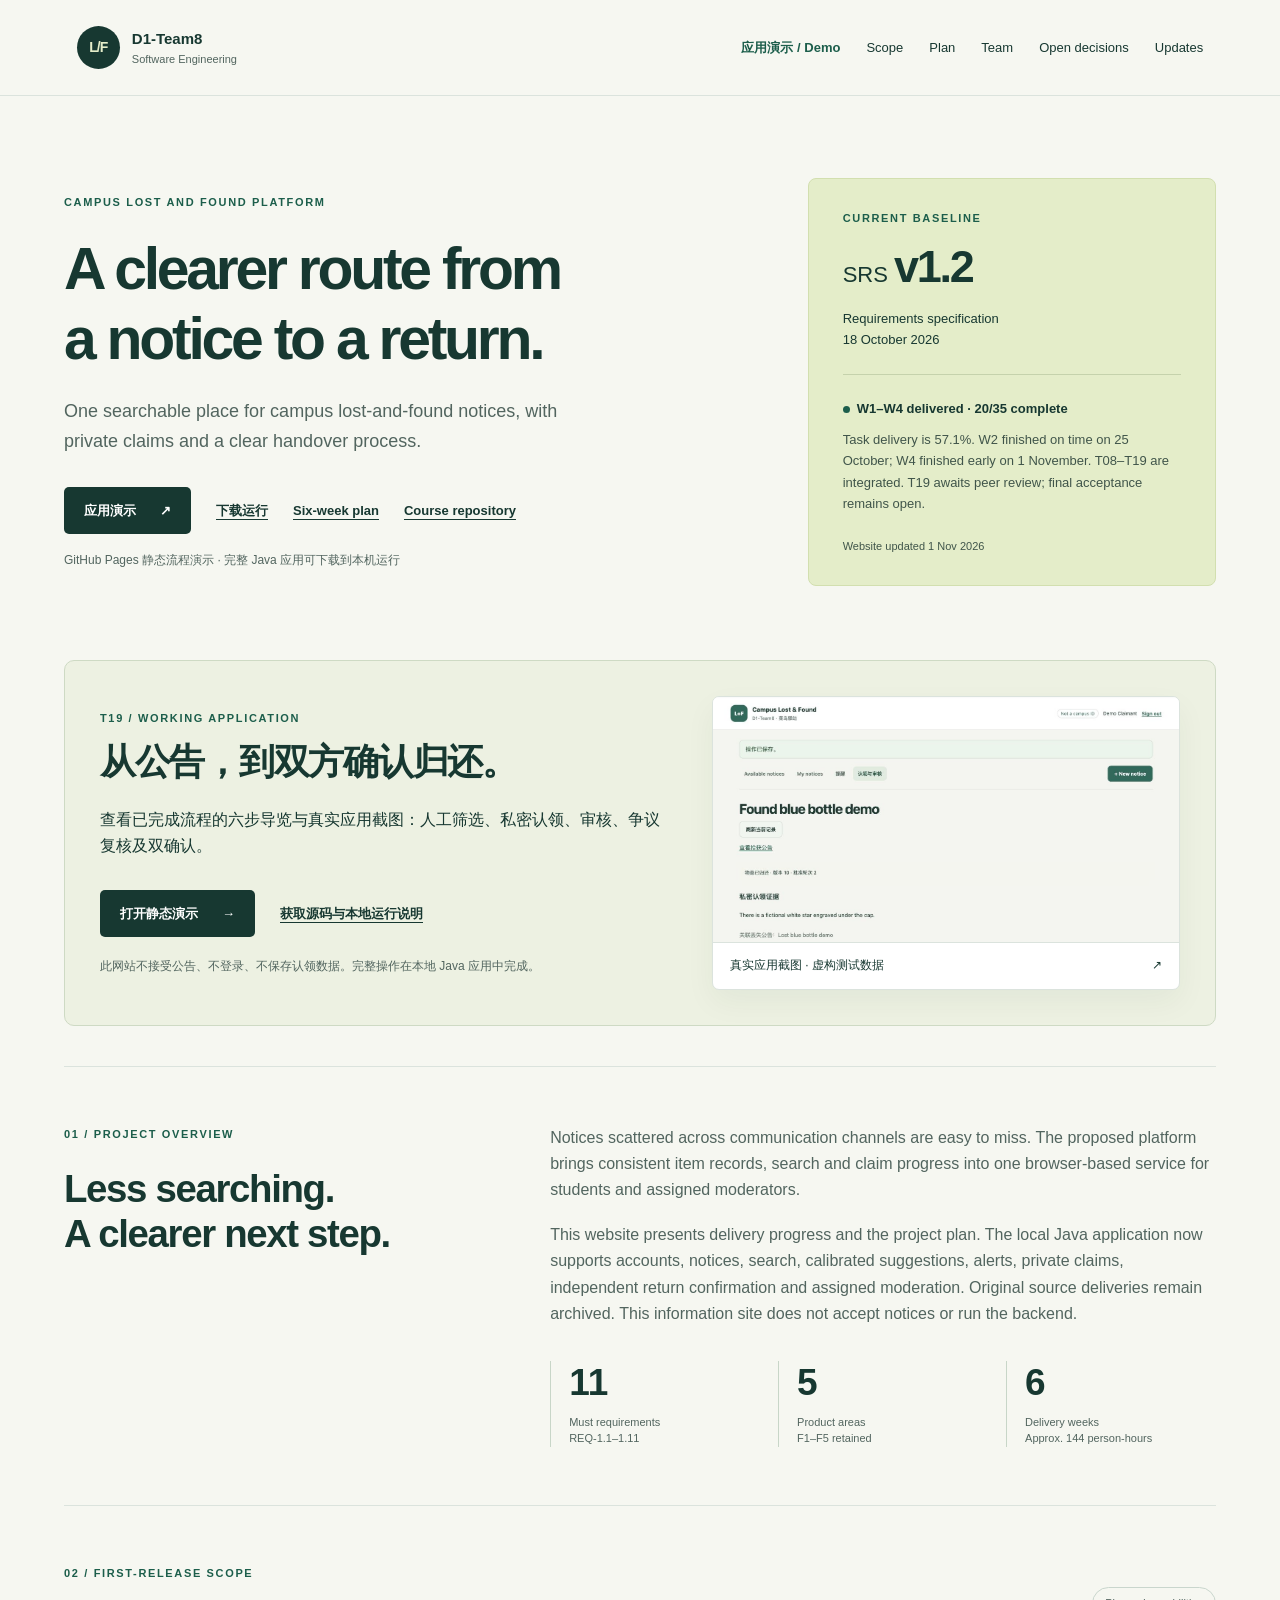
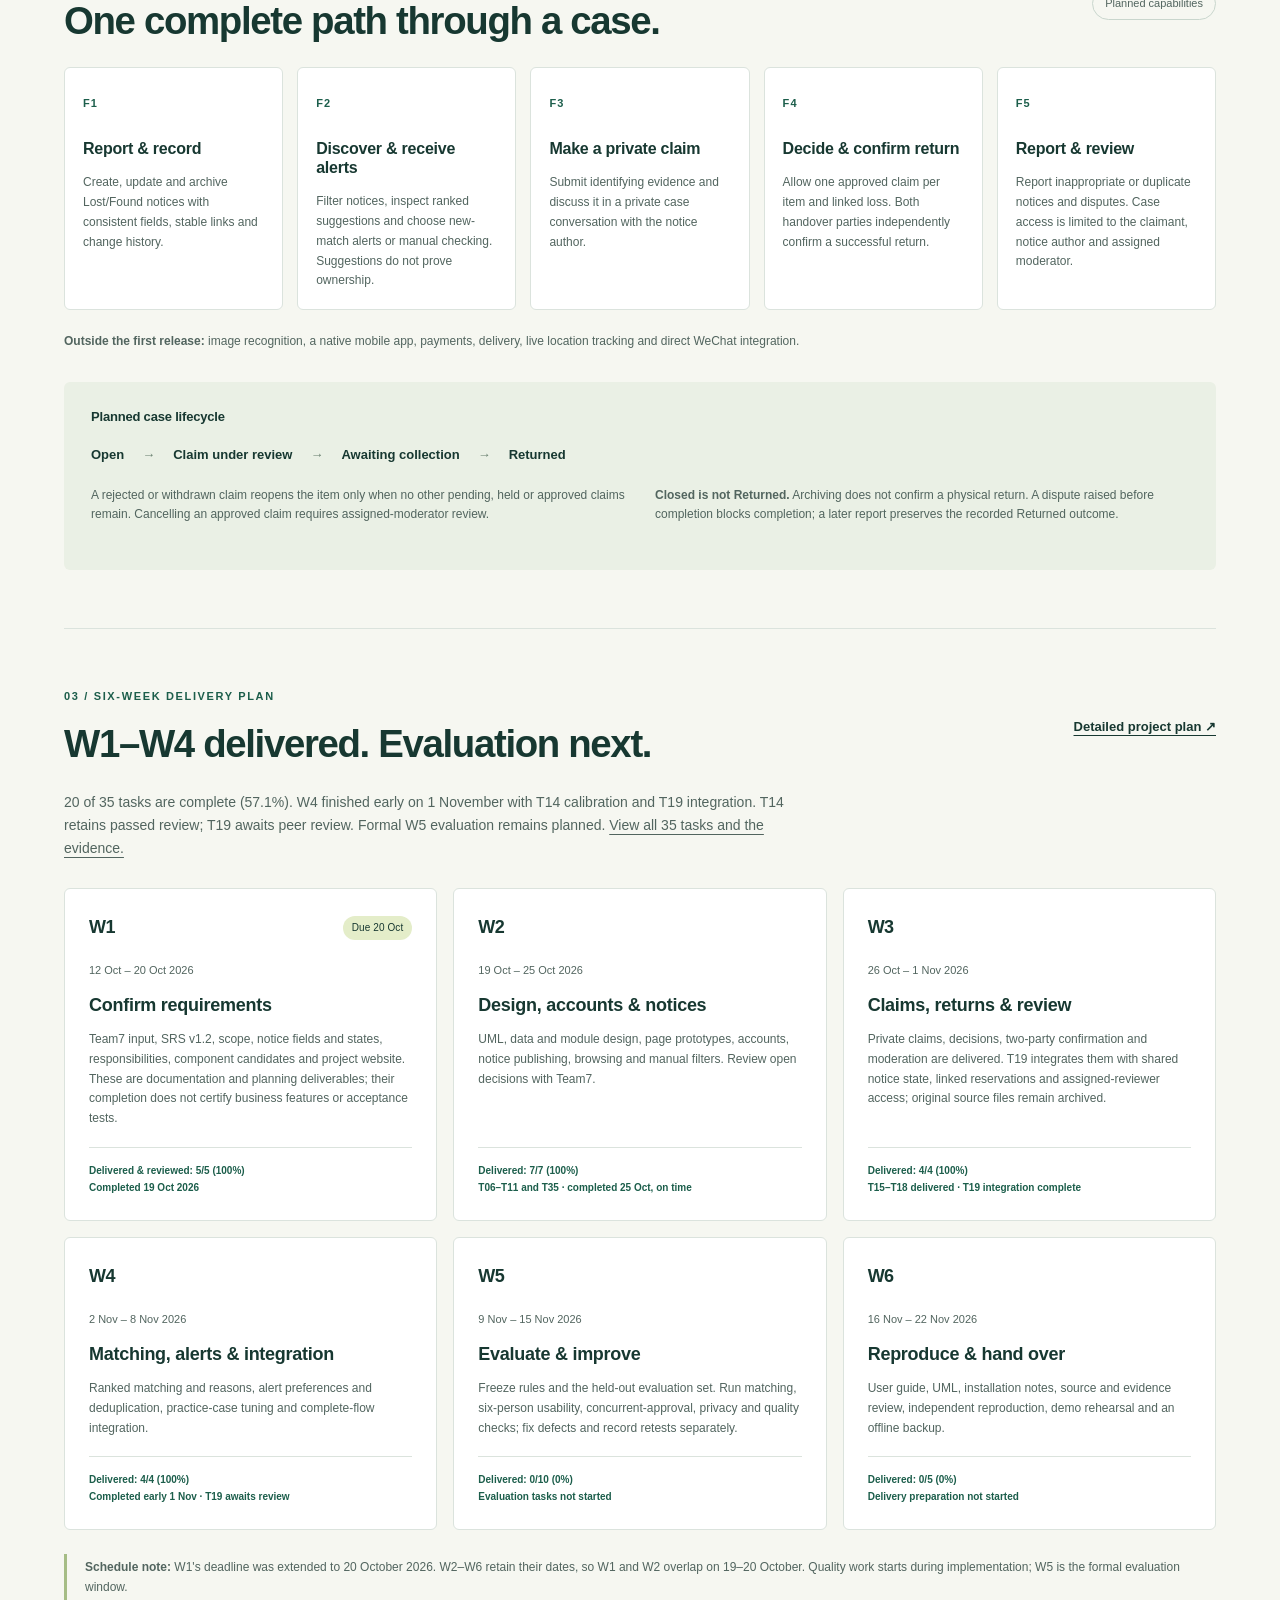
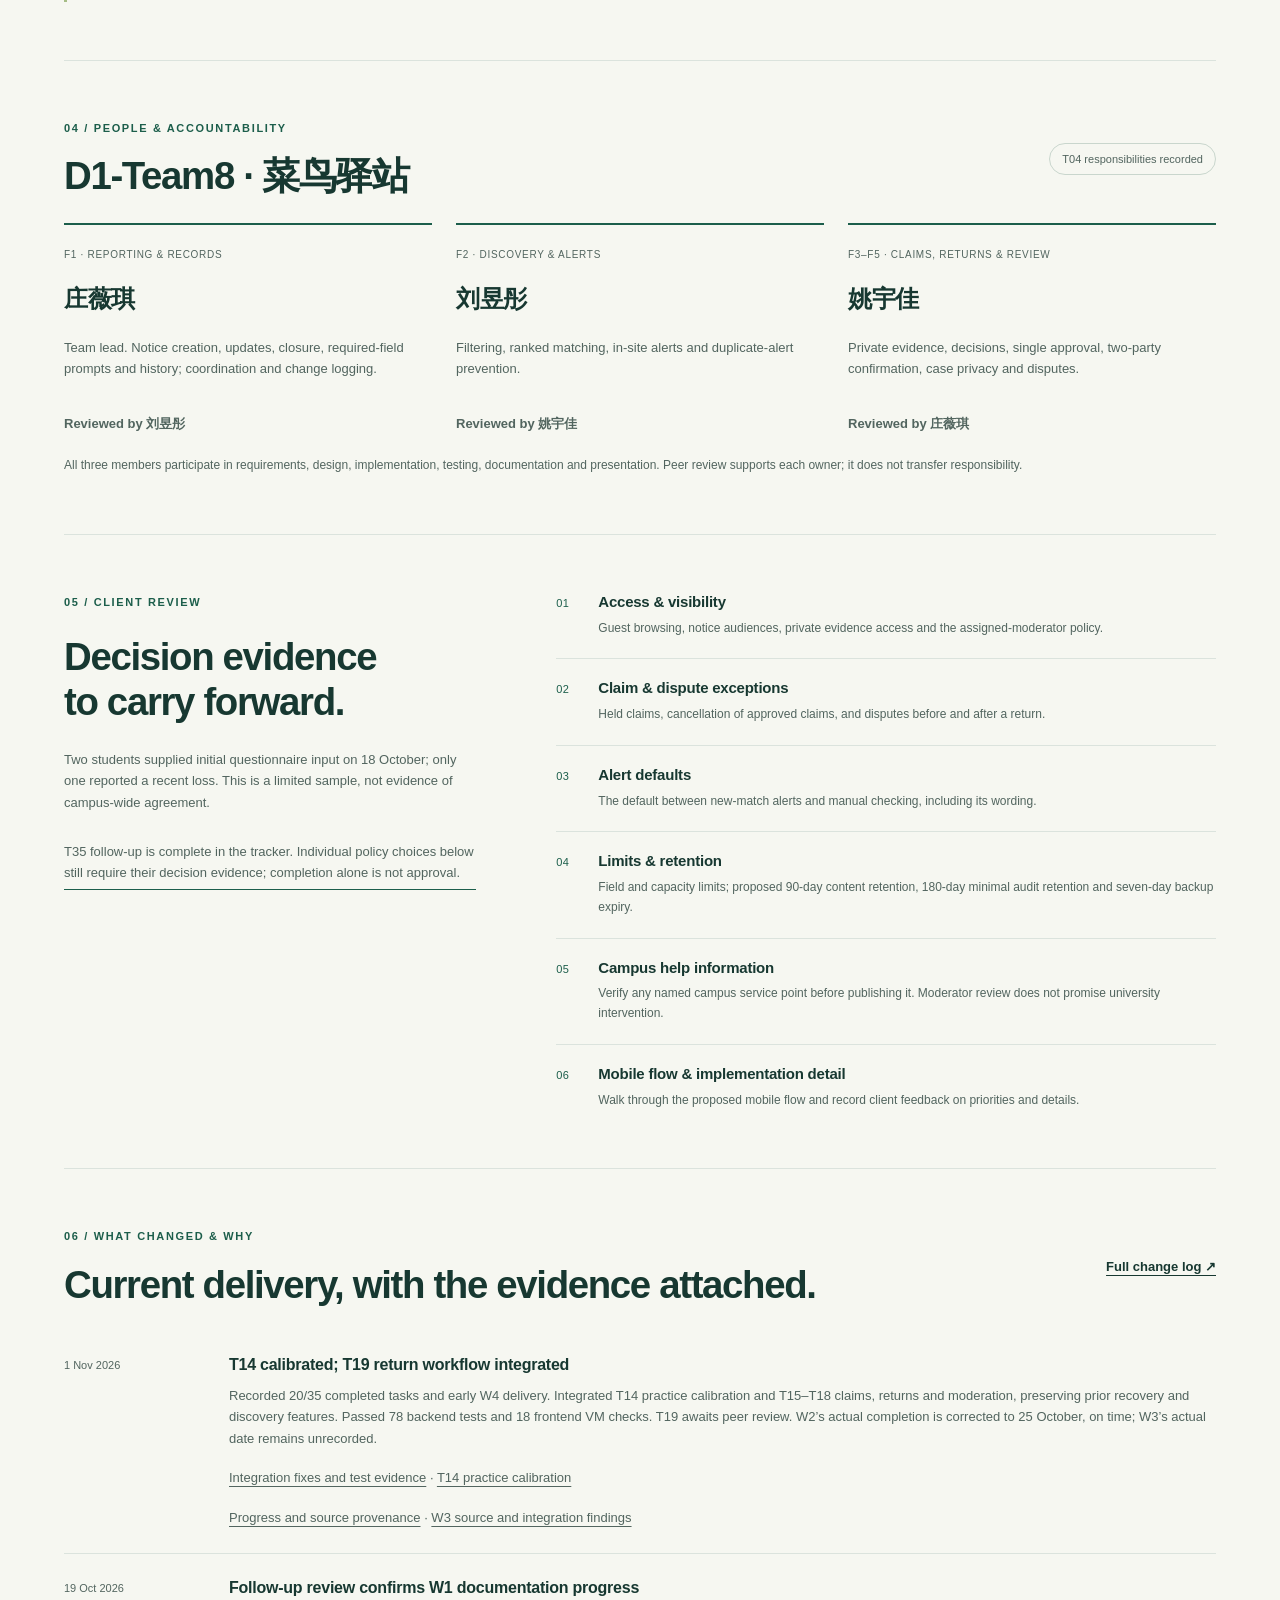
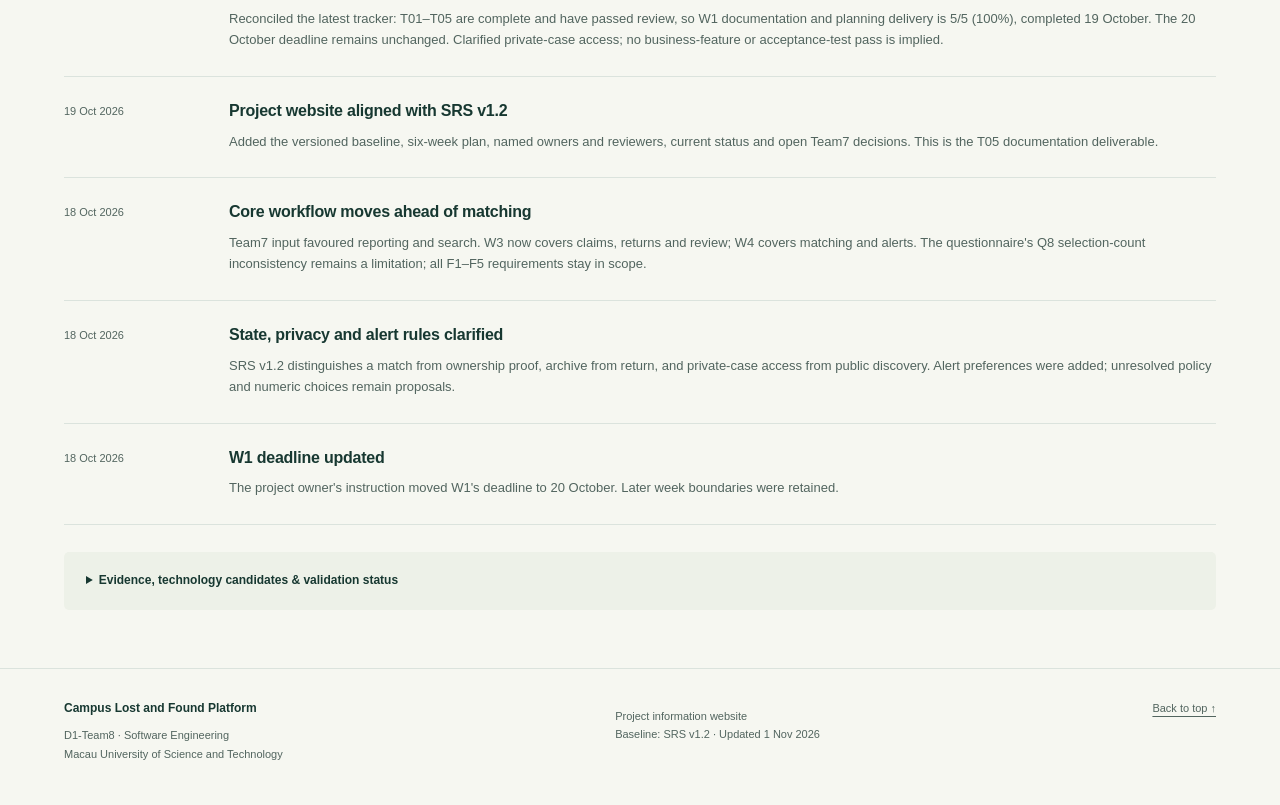
<file: index.html>
<!DOCTYPE html>
<html lang="en">
<head>
  <meta charset="utf-8">
  <meta name="viewport" content="width=device-width, initial-scale=1">
  <meta name="description" content="D1-Team8's Campus Lost and Found Platform: requirements baseline, six-week delivery plan, team responsibilities and open decisions.">
  <title>Campus Lost and Found Platform · D1-Team8</title>
  <link rel="stylesheet" href="styles.css">
  <link rel="stylesheet" href="demo.css">
</head>
<body>
  <a class="skip-link" href="#main">Skip to content</a>
  <header class="site-header">
    <a class="brand" href="#top"><span class="brand-mark" aria-hidden="true">L/F</span><span>D1-Team8<span class="brand-sub">Software Engineering</span></span></a>
    <nav aria-label="Main navigation">
      <a class="demo-nav-link" href="demo.html">应用演示 / Demo</a><a href="#scope">Scope</a><a href="#plan">Plan</a><a href="#team">Team</a><a href="#decisions">Open decisions</a><a href="#updates">Updates</a>
    </nav>
  </header>
  <main id="main">
    <div class="hero" id="top">
      <div class="hero-copy">
        <p class="eyebrow">Campus Lost and Found Platform</p>
        <h1>A clearer route from<br>a notice to a return.</h1>
        <p class="lead">One searchable place for campus lost-and-found notices, with private claims and a clear handover process.</p>
        <div class="hero-actions"><a class="button" href="demo.html" lang="zh-Hans">应用演示 <span aria-hidden="true">↗</span></a><a class="text-link" href="demo.html#run" lang="zh-Hans">下载运行</a><a class="text-link" href="#plan">Six-week plan</a><a class="text-link" href="https://github.com/MUST-Workspace/D1-team8-project">Course repository</a></div><p class="hero-demo-note" lang="zh-Hans">GitHub Pages 静态流程演示 · 完整 Java 应用可下载到本机运行</p>
      </div>
      <aside class="baseline" aria-labelledby="baseline-title">
        <p class="eyebrow" id="baseline-title">Current baseline</p>
        <p class="version">SRS <strong>v1.2</strong></p>
        <p>Requirements specification<br><time datetime="2026-10-18">18 October 2026</time></p>
        <div class="baseline-divider"></div>
        <p class="status"><span class="status-dot" aria-hidden="true"></span>W1–W4 delivered · 20/35 complete</p>
        <p class="small">Task delivery is 57.1%. W2 finished on time on 25 October; W4 finished early on 1 November. T08–T19 are integrated. T19 awaits peer review; final acceptance remains open.</p>
        <p class="updated">Website updated <time datetime="2026-11-01">1 Nov 2026</time></p>
      </aside>
    </div>
    <section class="demo-launch" aria-labelledby="demo-launch-title" lang="zh-Hans">
      <div><p class="eyebrow">T19 / Working application</p><h2 id="demo-launch-title">从公告，到双方确认归还。</h2><p>查看已完成流程的六步导览与真实应用截图：人工筛选、私密认领、审核、争议复核及双确认。</p><div class="hero-actions"><a class="button" href="demo.html">打开静态演示 <span aria-hidden="true">→</span></a><a class="text-link" href="demo.html#run">获取源码与本地运行说明</a></div><p class="small">此网站不接受公告、不登录、不保存认领数据。完整操作在本地 Java 应用中完成。</p></div>
      <a class="launch-preview" href="demo.html#screenshots" aria-label="查看本地应用真实截图"><img src="assets/demo/return-completed.jpg" alt="本地应用使用虚构测试数据完成归还，双方已分别确认。" width="1265" height="2276"><span>真实应用截图 · 虚构测试数据 <span aria-hidden="true">↗</span></span></a>
    </section>
    <section class="section overview" aria-labelledby="overview-title">
      <div><p class="eyebrow">01 / Project overview</p><h2 id="overview-title">Less searching.<br> A clearer next step.</h2></div>
      <div class="section-body"><p>Notices scattered across communication channels are easy to miss. The proposed platform brings consistent item records, search and claim progress into one browser-based service for students and assigned moderators.</p><p>This website presents delivery progress and the project plan. The local Java application now supports accounts, notices, search, calibrated suggestions, alerts, private claims, independent return confirmation and assigned moderation. Original source deliveries remain archived. This information site does not accept notices or run the backend.</p><div class="facts"><div><strong>11</strong><span>Must requirements<br>REQ-1.1–1.11</span></div><div><strong>5</strong><span>Product areas<br>F1–F5 retained</span></div><div><strong>6</strong><span>Delivery weeks<br>Approx. 144 person-hours</span></div></div></div>
    </section>
    <section class="section" id="scope" aria-labelledby="scope-title">
      <div class="section-heading"><div><p class="eyebrow">02 / First-release scope</p><h2 id="scope-title">One complete path through a case.</h2></div><span class="label">Planned capabilities</span></div>
      <div class="feature-grid">
        <article class="feature"><span class="feature-code">F1</span><h3>Report &amp; record</h3><p>Create, update and archive Lost/Found notices with consistent fields, stable links and change history.</p></article>
        <article class="feature"><span class="feature-code">F2</span><h3>Discover &amp; receive alerts</h3><p>Filter notices, inspect ranked suggestions and choose new-match alerts or manual checking. Suggestions do not prove ownership.</p></article>
        <article class="feature"><span class="feature-code">F3</span><h3>Make a private claim</h3><p>Submit identifying evidence and discuss it in a private case conversation with the notice author.</p></article>
        <article class="feature"><span class="feature-code">F4</span><h3>Decide &amp; confirm return</h3><p>Allow one approved claim per item and linked loss. Both handover parties independently confirm a successful return.</p></article>
        <article class="feature"><span class="feature-code">F5</span><h3>Report &amp; review</h3><p>Report inappropriate or duplicate notices and disputes. Case access is limited to the claimant, notice author and assigned moderator.</p></article>
      </div>
      <p class="scope-note"><strong>Outside the first release:</strong> image recognition, a native mobile app, payments, delivery, live location tracking and direct WeChat integration.</p>
      <div class="workflow" aria-labelledby="workflow-title"><h3 id="workflow-title">Planned case lifecycle</h3><ol><li>Open</li><li>Claim under review</li><li>Awaiting collection</li><li>Returned</li></ol><div class="workflow-notes"><p>A rejected or withdrawn claim reopens the item only when no other pending, held or approved claims remain. Cancelling an approved claim requires assigned-moderator review.</p><p><strong>Closed is not Returned.</strong> Archiving does not confirm a physical return. A dispute raised before completion blocks completion; a later report preserves the recorded Returned outcome.</p></div></div>
    </section>
    <section class="section" id="plan" aria-labelledby="plan-title">
      <div class="section-heading"><div><p class="eyebrow">03 / Six-week delivery plan</p><h2 id="plan-title">W1–W4 delivered. Evaluation next.</h2></div><a class="text-link" href="https://github.com/MUST-Workspace/D1-team8-project/blob/main/docs/project-plan.md">Detailed project plan <span aria-hidden="true">↗</span></a></div>
      <p class="plan-intro">20 of 35 tasks are complete (57.1%). W4 finished early on 1 November with T14 calibration and T19 integration. T14 retains passed review; T19 awaits peer review. Formal W5 evaluation remains planned. <a href="https://github.com/MUST-Workspace/D1-team8-project/blob/main/docs/progress-2026-11-01.md">View all 35 tasks and the evidence.</a></p>
      <div class="roadmap">
        <article class="week"><div class="week-heading"><span class="week-number">W1</span><span class="deadline">Due 20 Oct</span></div><p class="week-date"><time datetime="2026-10-12">12 Oct</time> – <time datetime="2026-10-20">20 Oct 2026</time></p><h3>Confirm requirements</h3><p>Team7 input, SRS v1.2, scope, notice fields and states, responsibilities, component candidates and project website. These are documentation and planning deliverables; their completion does not certify business features or acceptance tests.</p><p class="week-output">Delivered &amp; reviewed: 5/5 (100%)<br>Completed <time datetime="2026-10-19">19 Oct 2026</time></p></article>
        <article class="week"><div class="week-heading"><span class="week-number">W2</span></div><p class="week-date"><time datetime="2026-10-19">19 Oct</time> – <time datetime="2026-10-25">25 Oct 2026</time></p><h3>Design, accounts &amp; notices</h3><p>UML, data and module design, page prototypes, accounts, notice publishing, browsing and manual filters. Review open decisions with Team7.</p><p class="week-output">Delivered: 7/7 (100%)<br>T06–T11 and T35 · completed 25 Oct, on time</p></article>
        <article class="week"><div class="week-heading"><span class="week-number">W3</span></div><p class="week-date"><time datetime="2026-10-26">26 Oct</time> – <time datetime="2026-11-01">1 Nov 2026</time></p><h3>Claims, returns &amp; review</h3><p>Private claims, decisions, two-party confirmation and moderation are delivered. T19 integrates them with shared notice state, linked reservations and assigned-reviewer access; original source files remain archived.</p><p class="week-output">Delivered: 4/4 (100%)<br>T15–T18 delivered · T19 integration complete</p></article>
        <article class="week"><div class="week-heading"><span class="week-number">W4</span></div><p class="week-date"><time datetime="2026-11-02">2 Nov</time> – <time datetime="2026-11-08">8 Nov 2026</time></p><h3>Matching, alerts &amp; integration</h3><p>Ranked matching and reasons, alert preferences and deduplication, practice-case tuning and complete-flow integration.</p><p class="week-output">Delivered: 4/4 (100%)<br>Completed early 1 Nov · T19 awaits review</p></article>
        <article class="week"><div class="week-heading"><span class="week-number">W5</span></div><p class="week-date"><time datetime="2026-11-09">9 Nov</time> – <time datetime="2026-11-15">15 Nov 2026</time></p><h3>Evaluate &amp; improve</h3><p>Freeze rules and the held-out evaluation set. Run matching, six-person usability, concurrent-approval, privacy and quality checks; fix defects and record retests separately.</p><p class="week-output">Delivered: 0/10 (0%)<br>Evaluation tasks not started</p></article>
        <article class="week"><div class="week-heading"><span class="week-number">W6</span></div><p class="week-date"><time datetime="2026-11-16">16 Nov</time> – <time datetime="2026-11-22">22 Nov 2026</time></p><h3>Reproduce &amp; hand over</h3><p>User guide, UML, installation notes, source and evidence review, independent reproduction, demo rehearsal and an offline backup.</p><p class="week-output">Delivered: 0/5 (0%)<br>Delivery preparation not started</p></article>
      </div>
      <p class="plan-note"><strong>Schedule note:</strong> W1's deadline was extended to <time datetime="2026-10-20">20 October 2026</time>. W2–W6 retain their dates, so W1 and W2 overlap on 19–20 October. Quality work starts during implementation; W5 is the formal evaluation window.</p>
    </section>
    <section class="section" id="team" aria-labelledby="team-title">
      <div class="section-heading"><div><p class="eyebrow">04 / People &amp; accountability</p><h2 id="team-title">D1-Team8 · <span lang="zh-Hans">菜鸟驿站</span></h2></div><span class="label">T04 responsibilities recorded</span></div>
      <div class="team-grid">
        <article class="person"><p class="person-area">F1 · Reporting &amp; records</p><h3 lang="zh-Hans">庄薇琪</h3><p>Team lead. Notice creation, updates, closure, required-field prompts and history; coordination and change logging.</p><p class="reviewer">Reviewed by <span lang="zh-Hans">刘昱彤</span></p></article>
        <article class="person"><p class="person-area">F2 · Discovery &amp; alerts</p><h3 lang="zh-Hans">刘昱彤</h3><p>Filtering, ranked matching, in-site alerts and duplicate-alert prevention.</p><p class="reviewer">Reviewed by <span lang="zh-Hans">姚宇佳</span></p></article>
        <article class="person"><p class="person-area">F3–F5 · Claims, returns &amp; review</p><h3 lang="zh-Hans">姚宇佳</h3><p>Private evidence, decisions, single approval, two-party confirmation, case privacy and disputes.</p><p class="reviewer">Reviewed by <span lang="zh-Hans">庄薇琪</span></p></article>
      </div>
      <p class="scope-note">All three members participate in requirements, design, implementation, testing, documentation and presentation. Peer review supports each owner; it does not transfer responsibility.</p>
    </section>
    <section class="section decisions" id="decisions" aria-labelledby="decisions-title">
      <div><p class="eyebrow">05 / Client review</p><h2 id="decisions-title">Decision evidence<br> to carry forward.</h2><p>Two students supplied initial questionnaire input on 18 October; only one reported a recent loss. This is a limited sample, not evidence of campus-wide agreement.</p><p class="decision-note">T35 follow-up is complete in the tracker. Individual policy choices below still require their decision evidence; completion alone is not approval.</p></div>
      <ol class="decision-list"><li><h3>Access &amp; visibility</h3><p>Guest browsing, notice audiences, private evidence access and the assigned-moderator policy.</p></li><li><h3>Claim &amp; dispute exceptions</h3><p>Held claims, cancellation of approved claims, and disputes before and after a return.</p></li><li><h3>Alert defaults</h3><p>The default between new-match alerts and manual checking, including its wording.</p></li><li><h3>Limits &amp; retention</h3><p>Field and capacity limits; proposed 90-day content retention, 180-day minimal audit retention and seven-day backup expiry.</p></li><li><h3>Campus help information</h3><p>Verify any named campus service point before publishing it. Moderator review does not promise university intervention.</p></li><li><h3>Mobile flow &amp; implementation detail</h3><p>Walk through the proposed mobile flow and record client feedback on priorities and details.</p></li></ol>
    </section>
    <section class="section" id="updates" aria-labelledby="updates-title">
      <div class="section-heading"><div><p class="eyebrow">06 / What changed &amp; why</p><h2 id="updates-title">Current delivery, with the evidence attached.</h2></div><a class="text-link" href="https://github.com/MUST-Workspace/D1-team8-project/blob/main/CHANGELOG.md">Full change log <span aria-hidden="true">↗</span></a></div>
      <div class="changes"><article><time datetime="2026-11-01">1 Nov 2026</time><div><h3>T14 calibrated; T19 return workflow integrated</h3><p>Recorded 20/35 completed tasks and early W4 delivery. Integrated T14 practice calibration and T15–T18 claims, returns and moderation, preserving prior recovery and discovery features. Passed 78 backend tests and 18 frontend VM checks. T19 awaits peer review. W2’s actual completion is corrected to 25 October, on time; W3’s actual date remains unrecorded.</p><p><a href="https://github.com/MUST-Workspace/D1-team8-project/blob/main/docs/T19_联调与测试说明.txt">Integration fixes and test evidence</a> · <a href="https://github.com/MUST-Workspace/D1-team8-project/blob/main/docs/T14_测试与交付说明.txt">T14 practice calibration</a></p><p><a href="https://github.com/MUST-Workspace/D1-team8-project/blob/main/docs/progress-2026-11-01.md">Progress and source provenance</a> · <a href="https://github.com/MUST-Workspace/D1-team8-project/tree/main/submissions/t15-t18">W3 source and integration findings</a></p></div></article><article><time datetime="2026-10-19">19 Oct 2026</time><div><h3>Follow-up review confirms W1 documentation progress</h3><p>Reconciled the latest tracker: T01–T05 are complete and have passed review, so W1 documentation and planning delivery is 5/5 (100%), completed 19 October. The 20 October deadline remains unchanged. Clarified private-case access; no business-feature or acceptance-test pass is implied.</p></div></article><article><time datetime="2026-10-19">19 Oct 2026</time><div><h3>Project website aligned with SRS v1.2</h3><p>Added the versioned baseline, six-week plan, named owners and reviewers, current status and open Team7 decisions. This is the T05 documentation deliverable.</p></div></article><article><time datetime="2026-10-18">18 Oct 2026</time><div><h3>Core workflow moves ahead of matching</h3><p>Team7 input favoured reporting and search. W3 now covers claims, returns and review; W4 covers matching and alerts. The questionnaire's Q8 selection-count inconsistency remains a limitation; all F1–F5 requirements stay in scope.</p></div></article><article><time datetime="2026-10-18">18 Oct 2026</time><div><h3>State, privacy and alert rules clarified</h3><p>SRS v1.2 distinguishes a match from ownership proof, archive from return, and private-case access from public discovery. Alert preferences were added; unresolved policy and numeric choices remain proposals.</p></div></article><article><time datetime="2026-10-18">18 Oct 2026</time><div><h3>W1 deadline updated</h3><p>The project owner's instruction moved W1's deadline to 20 October. Later week boundaries were retained.</p></div></article></div>
      <details class="evidence"><summary>Evidence, technology candidates &amp; validation status</summary><div><p><strong>Sources:</strong> Task2 SRS v1.2 (18 Oct 2026), T03/T04 design records, the current Feishu task tracker, the owner’s W2/W3 confirmation and W2 actual-date correction, T11–T18 source attachments, and T19 integration evidence. This public summary omits private course records and internal links.</p><p><strong>Verified main application:</strong> Java compiler release 21 on JDK 25.0.2, Spring Boot 3.5.16, Maven 3.9.16, Spring Security/BCrypt and JDBC/H2. The 1 Nov build passed 78 backend tests and 18 frontend VM scenarios. PostgreSQL, a Java 21 runtime, deployment and backup/restore still require verification.</p><p><strong>Future evidence:</strong> The six-person usability study, matching evaluation, performance/capacity tests, security checks and backup/restore exercise are planned. Those protocols have not been replaced by the automated regression results. The reference 40 GB active storage and an estimated separate 80 GB backup volume are unmeasured proposals, not demonstrated capacity.</p></div></details>
    </section>
  </main>
  <footer><div><strong>Campus Lost and Found Platform</strong><p>D1-Team8 · Software Engineering<br>Macau University of Science and Technology</p></div><p>Project information website<br>Baseline: SRS v1.2 · Updated 1 Nov 2026</p><a href="#top">Back to top ↑</a></footer>
</body>
</html>
</file>
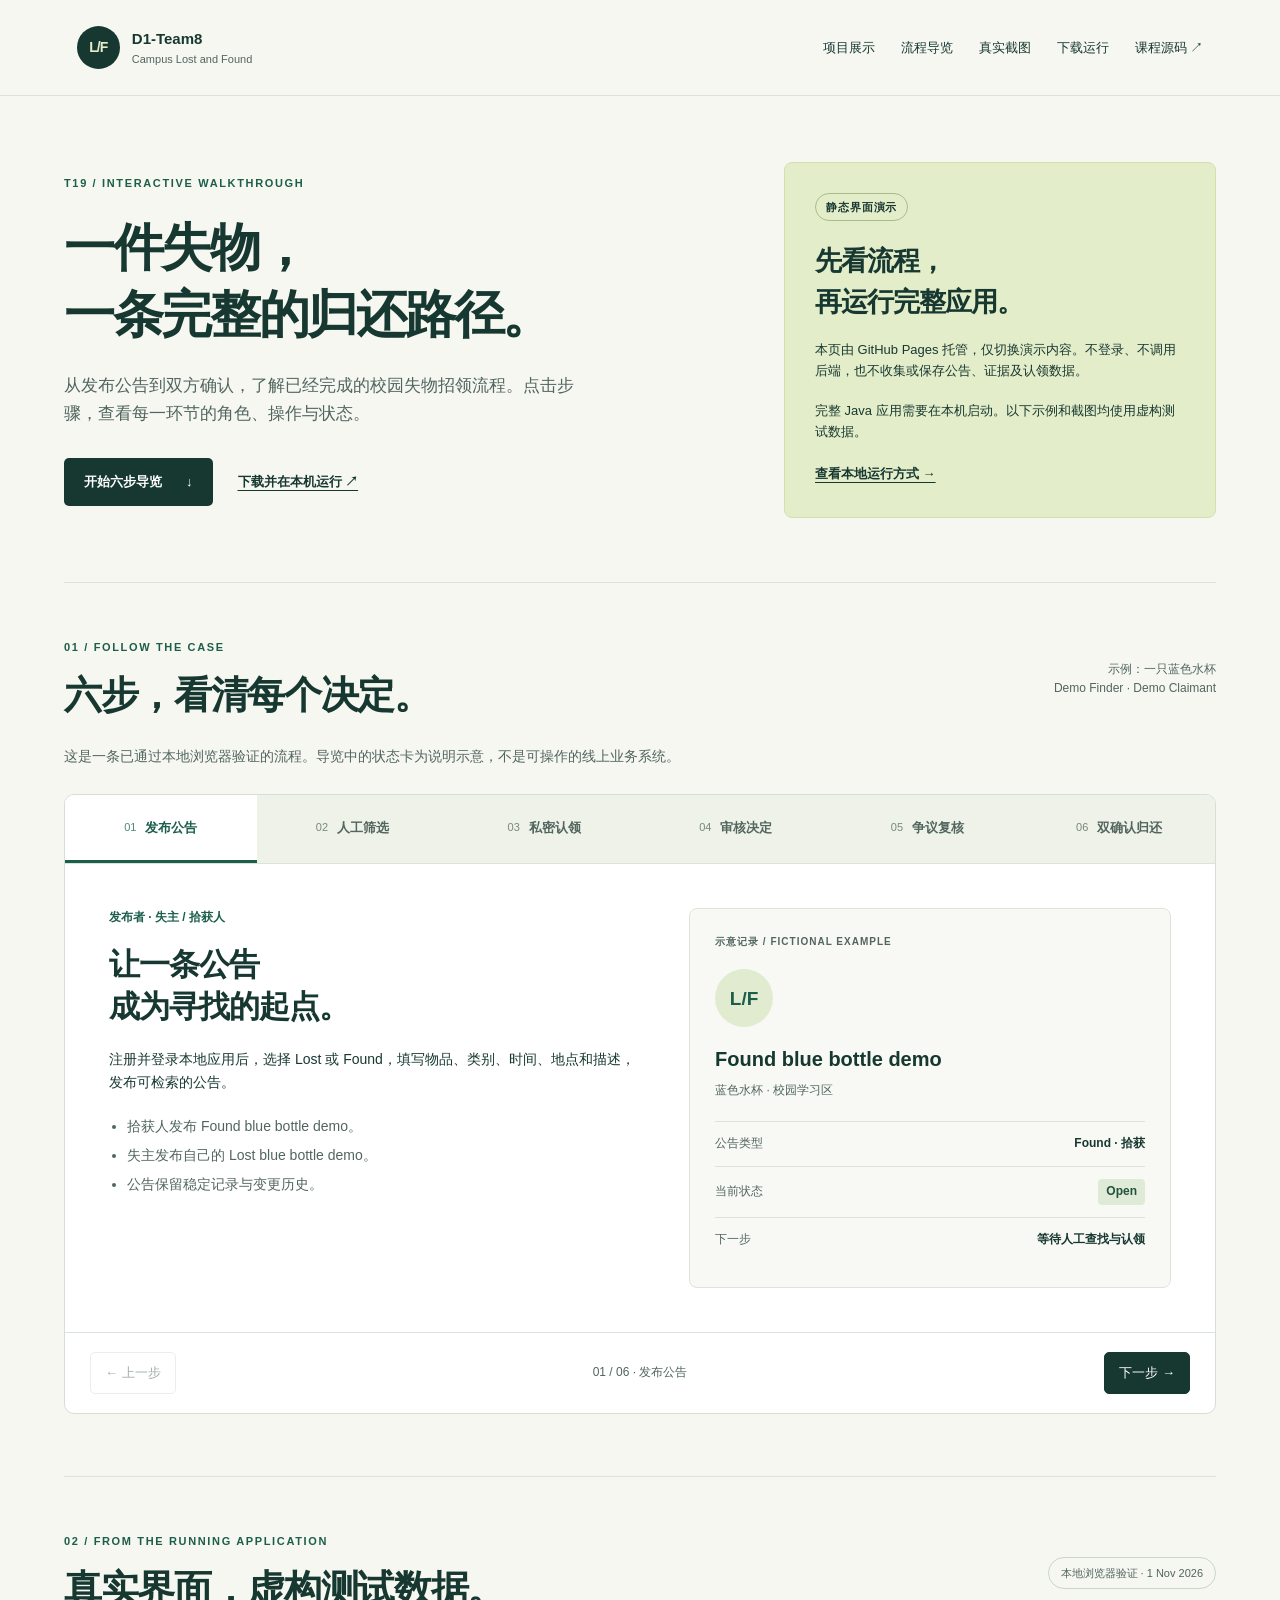
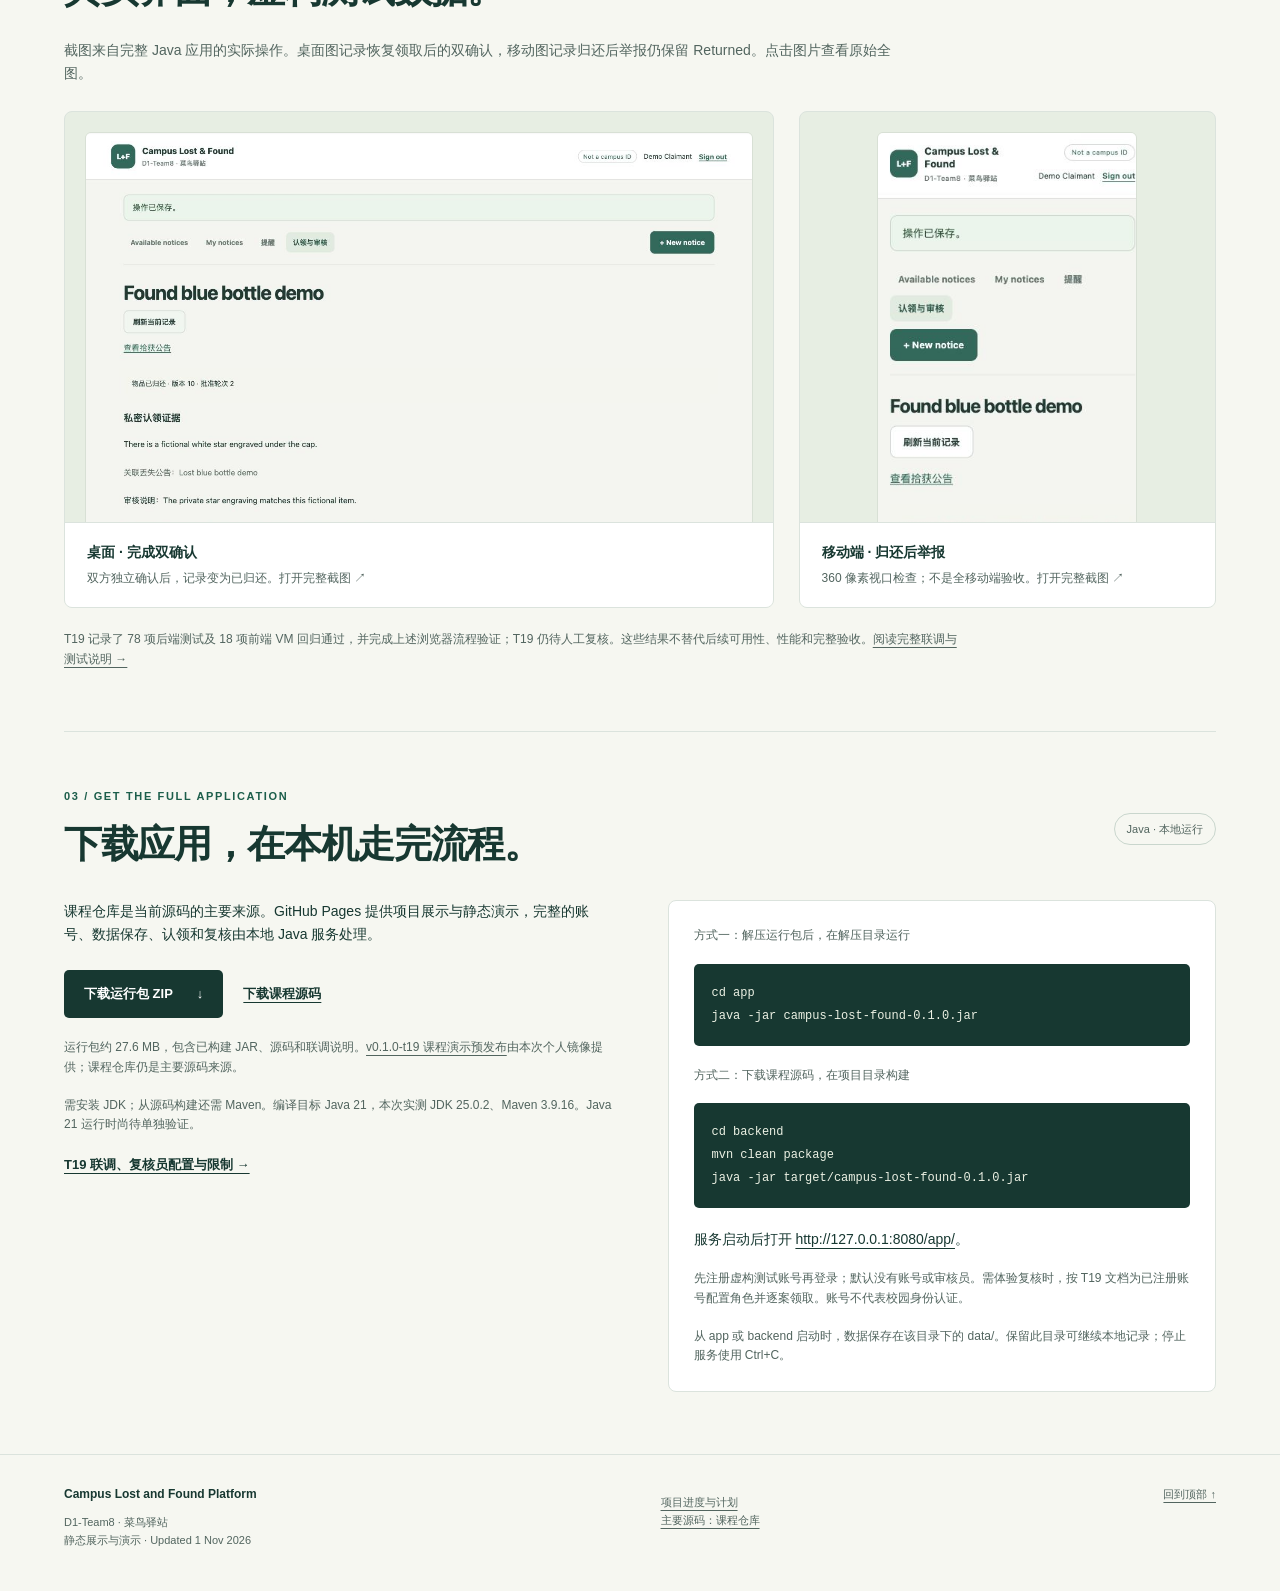
<file: demo.html>
<!DOCTYPE html>
<html lang="zh-Hans">
<head>
  <meta charset="utf-8">
  <meta name="viewport" content="width=device-width, initial-scale=1">
  <meta name="description" content="D1-Team8 校园失物招领平台：六步静态流程演示、真实应用截图、课程仓库源码与本地 Java 运行说明。">
  <title>应用演示与下载运行 · D1-Team8</title>
  <link rel="stylesheet" href="styles.css">
  <link rel="stylesheet" href="demo.css">
  <script src="demo.js" defer></script>
</head>
<body class="demo-page">
  <a class="skip-link" href="#main">跳到内容</a>
  <header class="site-header">
    <a class="brand" href="index.html"><span class="brand-mark" aria-hidden="true">L/F</span><span>D1-Team8<span class="brand-sub">Campus Lost and Found</span></span></a>
    <nav aria-label="主导航"><a href="index.html">项目展示</a><a href="#walkthrough">流程导览</a><a href="#screenshots">真实截图</a><a href="#run">下载运行</a><a href="https://github.com/MUST-Workspace/D1-team8-project">课程源码 ↗</a></nav>
  </header>
  <main id="main">
    <section class="demo-hero" aria-labelledby="demo-title">
      <div><p class="eyebrow">T19 / Interactive walkthrough</p><h1 id="demo-title">一件失物，<br>一条完整的归还路径。</h1><p class="lead">从发布公告到双方确认，了解已经完成的校园失物招领流程。点击步骤，查看每一环节的角色、操作与状态。</p><div class="hero-actions"><a class="button" href="#walkthrough">开始六步导览 <span aria-hidden="true">↓</span></a><a class="text-link" href="#run">下载并在本机运行 ↗</a></div></div>
      <aside class="demo-boundary"><span class="demo-chip">静态界面演示</span><h2>先看流程，<br>再运行完整应用。</h2><p>本页由 GitHub Pages 托管，仅切换演示内容。不登录、不调用后端，也不收集或保存公告、证据及认领数据。</p><p>完整 Java 应用需要在本机启动。以下示例和截图均使用虚构测试数据。</p><a class="text-link" href="#run">查看本地运行方式 →</a></aside>
    </section>

    <section class="demo-section" id="walkthrough" aria-labelledby="walkthrough-title">
      <div class="section-heading"><div><p class="eyebrow">01 / Follow the case</p><h2 id="walkthrough-title">六步，看清每个决定。</h2></div><p class="demo-section-note">示例：一只蓝色水杯<br>Demo Finder · Demo Claimant</p></div>
      <p class="demo-intro">这是一条已通过本地浏览器验证的流程。导览中的状态卡为说明示意，不是可操作的线上业务系统。</p>
      <div class="walkthrough-shell">
        <div class="demo-tabs" role="tablist" aria-label="六步流程" aria-orientation="horizontal">
          <button id="step-tab-1" role="tab" aria-selected="true" aria-controls="step-1" tabindex="0"><span>01</span>发布公告</button>
          <button id="step-tab-2" role="tab" aria-selected="false" aria-controls="step-2" tabindex="-1"><span>02</span>人工筛选</button>
          <button id="step-tab-3" role="tab" aria-selected="false" aria-controls="step-3" tabindex="-1"><span>03</span>私密认领</button>
          <button id="step-tab-4" role="tab" aria-selected="false" aria-controls="step-4" tabindex="-1"><span>04</span>审核决定</button>
          <button id="step-tab-5" role="tab" aria-selected="false" aria-controls="step-5" tabindex="-1"><span>05</span>争议复核</button>
          <button id="step-tab-6" role="tab" aria-selected="false" aria-controls="step-6" tabindex="-1"><span>06</span>双确认归还</button>
        </div>
        <div class="demo-panels">
          <article class="demo-panel" id="step-1" role="tabpanel" aria-labelledby="step-tab-1" tabindex="0">
            <div class="step-copy"><p class="step-role">发布者 · 失主 / 拾获人</p><h3>让一条公告<br>成为寻找的起点。</h3><p>注册并登录本地应用后，选择 Lost 或 Found，填写物品、类别、时间、地点和描述，发布可检索的公告。</p><ul><li>拾获人发布 Found blue bottle demo。</li><li>失主发布自己的 Lost blue bottle demo。</li><li>公告保留稳定记录与变更历史。</li></ul></div>
            <div class="state-preview"><p class="preview-caption">示意记录 / Fictional example</p><div class="item-symbol" aria-hidden="true">L/F</div><h4>Found blue bottle demo</h4><p>蓝色水杯 · 校园学习区</p><dl><div><dt>公告类型</dt><dd>Found · 拾获</dd></div><div><dt>当前状态</dt><dd><span class="state-badge">Open</span></dd></div><div><dt>下一步</dt><dd>等待人工查找与认领</dd></div></dl></div>
          </article>
          <article class="demo-panel" id="step-2" role="tabpanel" aria-labelledby="step-tab-2" tabindex="0">
            <div class="step-copy"><p class="step-role">查找者 · 失主</p><h3>先找线索，<br>再核对细节。</h3><p>在公告列表中使用关键字和筛选条件，打开可能相关的拾获公告。人工查找可以独立完成，不必先获得匹配建议。</p><ul><li>按类型、类别、时间和地点缩小范围。</li><li>阅读公告描述，判断是否值得进一步核对。</li><li>匹配与提醒用于辅助发现，不能证明归属。</li></ul></div>
            <div class="state-preview"><p class="preview-caption">筛选示意 / Manual discovery</p><div class="filter-example"><span>关键字：blue bottle</span><span>类型：Found</span><span>状态：Open</span></div><h4>找到一条可能相关的公告</h4><p>“外观相似”只是进一步沟通的起点。</p><dl><div><dt>后续操作</dt><dd>打开公告 → 提交私密认领</dd></div><div><dt>判断边界</dt><dd>建议 ≠ 归属证明</dd></div></dl></div>
          </article>
          <article class="demo-panel" id="step-3" role="tabpanel" aria-labelledby="step-tab-3" tabindex="0">
            <div class="step-copy"><p class="step-role">认领人 ↔ 拾获人</p><h3>把识别细节<br>留在私密案件中。</h3><p>认领人提交 10–1,000 个字符的文字证据，并可关联自己仍为 Open、未被预留的丢失公告。双方在该案件内补充私密说明。</p><ul><li>不能认领自己发布的物品。</li><li>不同认领案件的证据和会话互相隔离。</li><li>普通复核员不能全局读取私密案情。</li></ul></div>
            <div class="state-preview"><p class="preview-caption">虚构私密证据 / Example only</p><blockquote>“杯盖内侧有一个虚构的白色星形标记。”</blockquote><p>此处公开展示的文字仅为演示数据。真实证据留在本地应用的授权案件中。</p><dl><div><dt>认领状态</dt><dd><span class="state-badge">Pending</span></dd></div><div><dt>关联记录</dt><dd>Lost blue bottle demo</dd></div><div><dt>可见对象</dt><dd>案件双方；有效指派的复核员</dd></div></dl></div>
          </article>
          <article class="demo-panel" id="step-4" role="tabpanel" aria-labelledby="step-tab-4" tabindex="0">
            <div class="step-copy"><p class="step-role">决定者 · 拾获人</p><h3>批准一条认领，<br>为交接保留物品。</h3><p>拾获人核对证据，填写理由批准或拒绝 Pending 认领。批准后，系统同时预留拾获物品和已关联的丢失公告。</p><ul><li>同一物品及关联丢失公告仅允许一条有效批准。</li><li>其他 Pending 认领转为 Held，不能直接批准。</li><li>批准表示等待交接，尚未确认实际归还。</li></ul></div>
            <div class="state-preview"><p class="preview-caption">状态示意 / Approval</p><div class="state-flow"><span>Pending</span><span aria-hidden="true">↓</span><strong>Approved</strong></div><dl><div><dt>拾获公告</dt><dd><span class="state-badge">Awaiting collection</span></dd></div><div><dt>其他认领</dt><dd>Held · 等待</dd></div><div><dt>归还确认</dt><dd>双方尚未确认</dd></div></dl></div>
          </article>
          <article class="demo-panel" id="step-5" role="tabpanel" aria-labelledby="step-tab-5" tabindex="0">
            <div class="step-copy"><p class="step-role">双方当事人 → 指定复核员</p><h3>有争议时暂停，<br>由指定人员复核。</h3><p>完成前提出争议会暂停归还确认。复核员必须先领取案件，才可读取该案件的私密信息；释放或全部处理完成后立即撤销权限。</p><ul><li>示例中第一次单方确认后出现交接争议。</li><li>明确恢复领取后，旧确认失效，开启新确认轮次。</li><li>复核员不能替双方确认归还，也不代表校方介入。</li></ul></div>
            <div class="state-preview"><p class="preview-caption">真实验证路径 / Review</p><ol class="review-path"><li>提出争议 · 暂停确认</li><li>领取任务 · 指派案件访问</li><li>恢复领取 · 旧确认失效</li><li>处理完成 · 撤销案件权限</li></ol><p class="preview-rule">已批准认领的取消须经指定复核员处理；取消后释放预留，按剩余认领重新计算公告状态。</p></div>
          </article>
          <article class="demo-panel" id="step-6" role="tabpanel" aria-labelledby="step-tab-6" tabindex="0">
            <div class="step-copy"><p class="step-role">交接双方 · 独立确认</p><h3>双方各自确认，<br>才记录成功归还。</h3><p>双方实际交接后，各自在本地应用确认。一次确认仍是 Awaiting collection；相关争议全部处理完并完成两次确认后，系统原子记录归还结果。</p><ul><li>拾获公告 → Returned；关联丢失公告 → Closed。</li><li>其他相关认领 → Item returned。已归还物品退出发现与新提醒。</li><li>归还后举报保留 Returned 结果与历史。</li></ul><a class="text-link" href="#screenshots">查看完成归还的真实截图 ↓</a></div>
            <div class="state-preview returned-preview"><p class="preview-caption">最终状态 / Both confirmed</p><div class="confirmation-line"><span aria-hidden="true">✓</span> 拾获方已确认</div><div class="confirmation-line"><span aria-hidden="true">✓</span> 认领方已确认</div><dl><div><dt>Found 公告</dt><dd><span class="state-badge">Returned</span></dd></div><div><dt>关联 Lost 公告</dt><dd>Closed · 归档</dd></div></dl><p class="preview-rule"><strong>Closed ≠ Returned。</strong>单独归档不证明发生了实物归还；Returned 必须由双确认流程产生。</p></div>
          </article>
        </div>
        <div class="step-controls" hidden><button class="step-control" type="button" id="previous-step">← 上一步</button><p id="step-progress" aria-live="polite" aria-atomic="true">01 / 06 · 发布公告</p><button class="step-control next-control" type="button" id="next-step">下一步 →</button></div>
      </div>
      <noscript><p class="demo-intro">JavaScript 已关闭，六步内容依次完整显示；下载链接和截图仍可访问。</p></noscript>
    </section>

    <section class="demo-section" id="screenshots" aria-labelledby="screenshots-title">
      <div class="section-heading"><div><p class="eyebrow">02 / From the running application</p><h2 id="screenshots-title">真实界面，虚构测试数据。</h2></div><span class="label">本地浏览器验证 · 1 Nov 2026</span></div>
      <p class="demo-intro">截图来自完整 Java 应用的实际操作。桌面图记录恢复领取后的双确认，移动图记录归还后举报仍保留 Returned。点击图片查看原始全图。</p>
      <div class="screenshot-grid">
        <figure class="screenshot-card"><a href="assets/demo/return-completed.jpg" target="_blank" rel="noopener"><img src="assets/demo/return-completed.jpg" alt="本地桌面应用中的虚构蓝色水杯认领：双方已确认，物品已归还，历史包含指定复核和重新双确认。" width="1265" height="2276" loading="lazy"></a><figcaption><strong>桌面 · 完成双确认</strong><span>双方独立确认后，记录变为已归还。打开完整截图 ↗</span></figcaption></figure>
        <figure class="screenshot-card mobile-screenshot"><a href="assets/demo/mobile-returned.jpg" target="_blank" rel="noopener"><img src="assets/demo/mobile-returned.jpg" alt="本地移动端虚构案件在归还后提交争议，页面仍显示物品已归还并保留历史。" width="345" height="2834" loading="lazy"></a><figcaption><strong>移动端 · 归还后举报</strong><span>360 像素视口检查；不是全移动端验收。打开完整截图 ↗</span></figcaption></figure>
      </div>
      <p class="demo-evidence-note">T19 记录了 78 项后端测试及 18 项前端 VM 回归通过，并完成上述浏览器流程验证；T19 仍待人工复核。这些结果不替代后续可用性、性能和完整验收。<a href="docs/T19_联调与测试说明.txt">阅读完整联调与测试说明 →</a></p>
    </section>

    <section class="demo-section run-section" id="run" aria-labelledby="run-title">
      <div class="section-heading"><div><p class="eyebrow">03 / Get the full application</p><h2 id="run-title">下载应用，在本机走完流程。</h2></div><span class="label">Java · 本地运行</span></div>
      <div class="run-grid"><div><p>课程仓库是当前源码的主要来源。GitHub Pages 提供项目展示与静态演示，完整的账号、数据保存、认领和复核由本地 Java 服务处理。</p><div class="download-actions"><a class="button" href="https://github.com/escape0007/campus-lost-and-found-platform/releases/download/v0.1.0-t19/T19-integrated-source-runtime-2026-11-01.zip">下载运行包 ZIP <span aria-hidden="true">↓</span></a><a class="text-link" href="https://github.com/MUST-Workspace/D1-team8-project/archive/refs/heads/main.zip">下载课程源码</a></div><p class="small">运行包约 27.6 MB，包含已构建 JAR、源码和联调说明。<a href="https://github.com/escape0007/campus-lost-and-found-platform/releases/tag/v0.1.0-t19">v0.1.0-t19 课程演示预发布</a>由本次个人镜像提供；课程仓库仍是主要源码来源。</p><p class="small">需安装 JDK；从源码构建还需 Maven。编译目标 Java 21，本次实测 JDK 25.0.2、Maven 3.9.16。Java 21 运行时尚待单独验证。</p><p><a class="text-link" href="docs/T19_联调与测试说明.txt">T19 联调、复核员配置与限制 →</a></p></div>
        <div class="run-instructions"><p class="code-caption">方式一：解压运行包后，在解压目录运行</p><pre><code>cd app
java -jar campus-lost-found-0.1.0.jar</code></pre><p class="code-caption">方式二：下载课程源码，在项目目录构建</p><pre><code>cd backend
mvn clean package
java -jar target/campus-lost-found-0.1.0.jar</code></pre><p>服务启动后打开 <a href="http://127.0.0.1:8080/app/">http://127.0.0.1:8080/app/</a>。</p><p class="small">先注册虚构测试账号再登录；默认没有账号或审核员。需体验复核时，按 T19 文档为已注册账号配置角色并逐案领取。账号不代表校园身份认证。</p><p class="small">从 app 或 backend 启动时，数据保存在该目录下的 data/。保留此目录可继续本地记录；停止服务使用 Ctrl+C。</p></div></div>
    </section>
  </main>
  <footer><div><strong>Campus Lost and Found Platform</strong><p>D1-Team8 · 菜鸟驿站<br>静态展示与演示 · Updated 1 Nov 2026</p></div><p><a href="index.html">项目进度与计划</a><br><a href="https://github.com/MUST-Workspace/D1-team8-project">主要源码：课程仓库</a></p><a href="#main">回到顶部 ↑</a></footer>
</body>
</html>
</file>
<file: styles.css>
:root {
  color-scheme:light;
  --ink:#173831;
  --muted:#52655f;
  --green:#1c5e4b;
  --line:#dbe3dd;
  --paper:#f6f7f1;
  --white:#fff;
  --accent:#e4edc9;
}
* {
  box-sizing:border-box;
}
html {
  scroll-behavior:smooth;
  scroll-padding-top:100px;
}
body {
  margin:0;
  background:var(--paper);
  color:var(--ink);
  font-family:Inter,-apple-system,BlinkMacSystemFont,"Segoe UI",Arial,sans-serif;
  font-size:16px;
  line-height:1.65;
}
a {
  color:inherit;
  text-underline-offset:4px;
}
a:focus-visible,summary:focus-visible {
  outline:3px solid #a45c13;
  outline-offset:5px;
}
h1,h2,h3,p {
  margin-top:0;
}
h1,h2,h3 {
  line-height:1.18;
}
h1 {
  font-size:clamp(2.65rem,4.6vw,4.7rem);
  font-weight:600;
  letter-spacing:-.055em;
  margin-bottom:24px;
}
h2 {
  font-size:clamp(1.9rem,3vw,2.7rem);
  letter-spacing:-.035em;
  font-weight:600;
  margin-bottom:24px;
}
h3 {
  font-size:1.18rem;
  letter-spacing:-.015em;
}
p {
  margin-bottom:18px;
}
p:last-child {
  margin-bottom:0;
}
.skip-link {
  position:fixed;
  z-index:5;
  top:-70px;
  left:20px;
  padding:12px;
  background:var(--white);
}
.skip-link:focus {
  top:12px;
}
.site-header {
  display:flex;
  justify-content:space-between;
  align-items:center;
  gap:28px;
  max-width:1400px;
  margin:auto;
  padding:26px 6%;
  border-bottom:1px solid var(--line);
}
.brand {
  display:flex;
  align-items:center;
  gap:12px;
  text-decoration:none;
  font-size:15px;
  font-weight:650;
  line-height:1.3;
  white-space:nowrap;
}
.brand-mark {
  display:grid;
  place-items:center;
  width:43px;
  height:43px;
  background:var(--ink);
  color:var(--accent);
  border-radius:50%;
  font-size:14px;
  letter-spacing:-1px;
}
.brand-sub {
  display:block;
  font-size:11px;
  font-weight:450;
  color:var(--muted);
  margin-top:3px;
}
nav {
  display:flex;
  flex-wrap:wrap;
  gap:26px;
  font-size:13px;
}
nav a {
  text-decoration:none;
  padding:5px 0;
}
nav a:hover,.text-link:hover {
  text-decoration:underline;
}
main {
  max-width:1280px;
  margin:auto;
  padding:0 5%;
}
.hero {
  display:grid;
  grid-template-columns:1.65fr 1fr;
  align-items:center;
  gap:70px;
  padding:82px 0 74px;
}
.eyebrow {
  font-size:11px;
  font-weight:700;
  text-transform:uppercase;
  letter-spacing:.15em;
  margin-bottom:23px;
  color:var(--green);
}
.lead {
  font-size:18px;
  max-width:530px;
  color:var(--muted);
}
.hero-actions {
  display:flex;
  gap:25px;
  align-items:center;
  flex-wrap:wrap;
  margin-top:30px;
}
.button {
  display:inline-flex;
  gap:24px;
  align-items:center;
  background:var(--ink);
  border-radius:5px;
  color:var(--white);
  text-decoration:none;
  padding:13px 20px;
  font-size:13px;
  font-weight:600;
}
.button:hover {
  background:var(--green);
}
.text-link {
  font-size:13px;
  font-weight:600;
}
.baseline {
  padding:30px 34px;
  background:var(--accent);
  border-radius:8px;
  border:1px solid #d2dfaf;
}
.baseline .eyebrow {
  margin-bottom:15px;
}
.version {
  font-size:22px;
  line-height:1.1;
  margin-bottom:16px;
}
.version strong {
  font-size:45px;
  font-weight:550;
  letter-spacing:-.05em;
}
.baseline>p:not(.eyebrow):not(.version):not(.status):not(.updated) {
  font-size:13px;
}
.baseline-divider {
  border-top:1px solid #c5d2ac;
  margin:23px 0;
}
.status {
  font-size:13px;
  font-weight:650;
  margin-bottom:10px;
}
.status-dot {
  display:inline-block;
  width:7px;
  height:7px;
  border-radius:50%;
  background:var(--green);
  margin-right:7px;
}
.small {
  color:#40554a;
  font-size:13px;
}
.updated {
  font-size:11px;
  color:#40554a;
  margin-top:22px;
}
.section {
  border-top:1px solid var(--line);
  padding:58px 0;
  scroll-margin-top:25px;
}
.overview {
  display:grid;
  grid-template-columns:1fr 1.6fr;
  gap:70px;
}
.section-body>p {
  color:var(--muted);
}
.facts {
  display:grid;
  grid-template-columns:repeat(3,1fr);
  gap:18px;
  margin-top:34px;
}
.facts>div {
  border-left:1px solid #c8d6c8;
  padding-left:18px;
}
.facts strong {
  display:block;
  font-size:37px;
  font-weight:550;
  letter-spacing:-.05em;
  line-height:1.2;
  margin-bottom:8px;
}
.facts span {
  font-size:11px;
  line-height:1.5;
  display:block;
  color:var(--muted);
}
.section-heading {
  display:flex;
  justify-content:space-between;
  align-items:center;
  gap:30px;
  margin-bottom:24px;
}
.section-heading .eyebrow {
  margin-bottom:16px;
}
.section-heading h2 {
  margin-bottom:0;
}
.label {
  font-size:11px;
  white-space:nowrap;
  padding:6px 12px;
  border:1px solid #c9d6cd;
  border-radius:30px;
  color:var(--muted);
}
.feature-grid {
  display:grid;
  grid-template-columns:repeat(5,1fr);
  gap:14px;
}
.feature {
  padding:21px 18px 18px;
  background:var(--white);
  border:1px solid var(--line);
  border-radius:6px;
}
.feature-code {
  display:inline-block;
  font-size:11px;
  letter-spacing:.1em;
  color:var(--green);
  margin-bottom:28px;
  font-weight:700;
}
.feature h3 {
  font-size:16px;
  margin-bottom:14px;
}
.feature p {
  font-size:12px;
  color:var(--muted);
}
.scope-note {
  font-size:12px;
  color:var(--muted);
  margin-top:22px;
}
.workflow {
  margin-top:30px;
  background:#eaf0e5;
  border-radius:6px;
  padding:27px;
}
.workflow h3 {
  font-size:13px;
}
.workflow ol {
  display:flex;
  flex-wrap:wrap;
  gap:12px 0;
  list-style:none;
  padding:0;
  margin:20px 0;
  font-size:13px;
  font-weight:600;
}
.workflow li {
  display:flex;
  align-items:center;
}
.workflow li+li::before {
  content:"→";
  padding:0 18px;
  color:#6b8271;
}
.workflow-notes {
  display:grid;
  grid-template-columns:1fr 1fr;
  gap:30px;
  font-size:12px;
  color:var(--muted);
}
.plan-intro {
  color:var(--muted);
  font-size:14px;
  margin-bottom:28px;
  max-width:760px;
}
.roadmap {
  display:grid;
  grid-template-columns:repeat(3,1fr);
  gap:16px;
}
.week {
  display:flex;
  flex-direction:column;
  padding:24px;
  background:var(--white);
  border:1px solid var(--line);
  border-radius:6px;
}
.week-heading {
  display:flex;
  justify-content:space-between;
  align-items:center;
  margin-bottom:18px;
  min-height:27px;
}
.week-number {
  font-size:18px;
  letter-spacing:-.03em;
  font-weight:650;
}
.deadline {
  font-size:10px;
  letter-spacing:.01em;
  border-radius:20px;
  background:var(--accent);
  padding:4px 9px;
}
.week-date {
  font-size:11px;
  color:var(--muted);
  margin-bottom:16px;
}
.week h3 {
  font-size:18px;
  margin-bottom:14px;
}
.week>p:not(.week-date):not(.week-output) {
  font-size:12px;
  color:var(--muted);
}
.week .week-output {
  margin-top:auto;
  border-top:1px solid var(--line);
  padding-top:15px;
  font-size:10px;
  font-weight:650;
  color:var(--green);
}
.plan-note {
  border-left:3px solid #a6bd86;
  padding:4px 0 4px 18px;
  font-size:12px;
  color:var(--muted);
  margin-top:24px;
}
.team-grid {
  display:grid;
  grid-template-columns:repeat(3,1fr);
  gap:24px;
}
.person {
  border-top:2px solid var(--green);
  padding-top:22px;
}
.person-area {
  font-size:10px;
  text-transform:uppercase;
  letter-spacing:.07em;
  color:var(--muted);
  min-height:20px;
}
.person h3 {
  font-size:24px;
  font-weight:600;
}
.person>p:not(.person-area) {
  font-size:13px;
  color:var(--muted);
}
.person .reviewer {
  font-size:11px;
  font-weight:650;
  color:var(--ink);
  padding-top:15px;
}
.decisions {
  display:grid;
  grid-template-columns:1fr 1.6fr;
  gap:80px;
}
.decisions>div>p:not(.eyebrow) {
  font-size:13px;
  color:var(--muted);
}
.decisions .decision-note {
  display:inline-block;
  color:var(--ink);
  font-size:11px;
  border-bottom:1px solid var(--green);
  padding-bottom:5px;
  margin-top:10px;
}
.decision-list {
  padding:0;
  margin:0;
  list-style:none;
  counter-reset:decision;
}
.decision-list li {
  counter-increment:decision;
  position:relative;
  padding:0 0 20px 42px;
  margin-bottom:20px;
  border-bottom:1px solid var(--line);
}
.decision-list li:last-child {
  border-bottom:0;
  padding-bottom:0;
  margin-bottom:0;
}
.decision-list li::before {
  content:counter(decision,decimal-leading-zero);
  position:absolute;
  left:0;
  top:1px;
  font-size:11px;
  letter-spacing:.03em;
  color:var(--green);
}
.decision-list h3 {
  font-size:15px;
  margin-bottom:8px;
}
.decision-list p {
  font-size:12px;
  color:var(--muted);
}
.changes article {
  display:grid;
  grid-template-columns:140px 1fr;
  gap:25px;
  padding:25px 0;
  border-bottom:1px solid var(--line);
}
.changes time {
  font-size:11px;
  color:var(--muted);
}
.changes h3 {
  font-size:16px;
  margin-bottom:10px;
}
.changes p {
  font-size:13px;
  color:var(--muted);
}
.evidence {
  margin-top:27px;
  background:#edf1e8;
  border-radius:5px;
  padding:19px 22px;
}
.evidence summary {
  font-size:12px;
  font-weight:650;
  cursor:pointer;
}
.evidence>div {
  padding-top:18px;
}
.evidence p {
  font-size:12px;
  color:var(--muted);
}
footer {
  max-width:1280px;
  margin:auto;
  padding:30px 5% 42px;
  border-top:1px solid var(--line);
  display:flex;
  justify-content:space-between;
  gap:35px;
  font-size:11px;
  color:var(--muted);
}
footer strong {
  color:var(--ink);
  font-size:12px;
}
footer p {
  margin-top:8px;
}
footer>a {
  white-space:nowrap;
}
@media(min-width:1450px) {
  .site-header {
    padding-left:84px;
    padding-right:84px;
  }
  main {
    padding-left:0;
    padding-right:0;
  }
  .hero {
    gap:110px;
  }
  footer {
    padding-left:0;
    padding-right:0;
  }
}
@media(max-width:1050px) {
  .hero {
    gap:36px;
    padding-top:58px;
  }
  .feature-grid {
    grid-template-columns:repeat(3,1fr);
  }
  .overview,.decisions {
    gap:40px;
  }
  .section-heading {
    align-items:flex-start;
  }
  .label {
    white-space:normal;
  }
  nav {
    gap:18px;
  }
  .baseline {
    padding:25px;
  }
  .team-grid {
    gap:20px;
  }
}
@media(max-width:700px) {
  html {
    scroll-padding-top:24px;
  }
  .site-header {
    padding:19px 6%;
    flex-wrap:wrap;
    gap:17px;
  }
  .brand-sub {
    font-size:10px;
  }
  nav {
    width:100%;
    gap:10px 22px;
    font-size:11px;
  }
  .hero {
    grid-template-columns:1fr;
    gap:32px;
    padding:44px 0;
  }
  .hero h1 {
    font-size:2.75rem;
  }
  .lead {
    font-size:16px;
  }
  .hero-actions {
    gap:18px;
  }
  .baseline {
    max-width:100%;
    padding:25px;
  }
  .baseline>p.small {
    max-width:470px;
  }
  .section {
    padding:39px 0;
  }
  main {
    padding:0 6%;
  }
  .eyebrow {
    font-size:10px;
    margin-bottom:17px;
  }
  .overview,.decisions {
    grid-template-columns:1fr;
    gap:16px;
  }
  .overview h2 br,.decisions h2 br {
    display:none;
  }
  .facts {
    margin-top:25px;
    gap:10px;
  }
  .facts>div {
    padding-left:10px;
  }
  .facts strong {
    font-size:31px;
  }
  .facts span {
    font-size:10px;
  }
  .section-heading {
    flex-direction:column;
    gap:17px;
    margin-bottom:24px;
  }
  .feature-grid {
    grid-template-columns:repeat(2,1fr);
    gap:12px;
  }
  .feature {
    padding:18px 15px;
  }
  .feature-code {
    margin-bottom:18px;
  }
  .feature h3 {
    font-size:15px;
  }
  .workflow {
    padding:22px;
  }
  .workflow ol {
    font-size:12px;
    display:block;
  }
  .workflow li {
    padding:5px 0;
  }
  .workflow li+li::before {
    content:"↓";
    padding:0 12px 0 0;
  }
  .workflow li:first-child {
    padding-left:23px;
  }
  .workflow-notes {
    grid-template-columns:1fr;
    gap:14px;
  }
  .workflow-notes p {
    margin-bottom:0;
  }
  .roadmap {
    grid-template-columns:1fr;
    gap:13px;
  }
  .week {
    padding:22px;
  }
  .week h3 {
    font-size:19px;
  }
  .week .week-output {
    margin-top:5px;
  }
  .team-grid {
    grid-template-columns:1fr;
    gap:27px;
  }
  .person-area {
    margin-bottom:13px;
  }
  .person h3 {
    margin-bottom:14px;
  }
  .person .reviewer {
    padding-top:0;
  }
  .decision-list {
    margin-top:13px;
  }
  .changes article {
    grid-template-columns:1fr;
    gap:10px;
    padding:22px 0;
  }
  .evidence {
    padding:18px;
  }
  footer {
    padding:27px 6% 35px;
    flex-direction:column;
    gap:15px;
  }
  footer p {
    margin-bottom:0;
  }
  .feature p,.week>p:not(.week-date):not(.week-output),.decision-list p,.workflow-notes,.plan-note,.scope-note,.evidence p {
    font-size:13px;
  }
}
@media(max-width:359px) {
  .hero h1 {
    font-size:2.4rem;
  }
  .feature-grid {
    grid-template-columns:1fr;
  }
  .facts {
    grid-template-columns:1fr;
    gap:18px;
  }
}
@media(prefers-reduced-motion:reduce) {
  html {
    scroll-behavior:auto;
  }
}
</file>
<file: demo.css>
/* Shared showcase additions and standalone GitHub Pages walkthrough. */
.hero-demo-note { margin-top:17px; color:var(--muted); font-size:12px; }
.demo-nav-link { color:var(--green); font-weight:700; }
.demo-launch { display:grid; grid-template-columns:1.2fr 1fr; gap:50px; align-items:center; margin:0 0 40px; padding:35px; border:1px solid #cedac4; border-radius:10px; background:#edf1e2; }
.demo-launch h2 { font-size:clamp(1.6rem,2.8vw,2.35rem); }
.demo-launch .eyebrow { margin-bottom:14px; }
.demo-launch .small { margin-top:20px; font-size:12px; color:var(--muted); }
.launch-preview { display:block; overflow:hidden; border:1px solid var(--line); border-radius:7px; background:white; text-decoration:none; box-shadow:0 12px 30px #1738310d; }
.launch-preview img { display:block; width:100%; height:245px; object-fit:cover; object-position:top; }
.launch-preview>span { display:flex; justify-content:space-between; padding:13px 17px; font-size:12px; border-top:1px solid var(--line); }
.demo-page button { font:inherit; }
.demo-page button:focus-visible { outline:3px solid #a45c13; outline-offset:4px; }
.demo-hero { display:grid; grid-template-columns:1.5fr 1fr; align-items:center; gap:72px; padding:66px 0 64px; }
.demo-hero h1 { font-size:clamp(2.3rem,4vw,3.9rem); letter-spacing:-.045em; line-height:1.3; }
.demo-hero .lead { font-size:17px; }
.demo-boundary { padding:30px; background:var(--accent); border:1px solid #d2dfaf; border-radius:8px; }
.demo-chip { display:inline-block; margin-bottom:20px; padding:4px 10px; border:1px solid #a8bc8b; border-radius:20px; font-size:11px; font-weight:650; letter-spacing:.08em; }
.demo-boundary h2 { font-size:1.7rem; line-height:1.5; margin-bottom:16px; }
.demo-boundary p { font-size:13px; }
.demo-section { padding:55px 0 62px; border-top:1px solid var(--line); }
.demo-section .section-heading { gap:25px; }
.demo-section .section-heading h2 { margin-bottom:0; line-height:1.35; }
.demo-section .eyebrow { margin-bottom:13px; }
.demo-section-note { font-size:12px; text-align:right; color:var(--muted); }
.demo-intro { font-size:14px; color:var(--muted); max-width:850px; margin:20px 0 26px; }
.walkthrough-shell { border:1px solid #d5dfd6; border-radius:10px; overflow:hidden; background:white; }
.demo-tabs { display:grid; grid-template-columns:repeat(6,1fr); border-bottom:1px solid var(--line); background:#eef2e8; }
.demo-tabs button { display:flex; align-items:center; justify-content:center; gap:9px; min-height:68px; padding:14px 8px; border:0; border-bottom:3px solid transparent; color:var(--muted); background:transparent; font-size:13px; font-weight:600; cursor:pointer; }
.demo-tabs button span { font-size:11px; font-weight:500; opacity:.75; }
.demo-tabs button[aria-selected="true"] { color:var(--green); border-bottom-color:var(--green); background:white; }
.demo-tabs button:hover { background:#e5edda; }
.demo-tabs button:focus-visible { outline-offset:-5px; }
.demo-panel { display:grid; grid-template-columns:1.1fr 1fr; gap:50px; padding:44px; min-height:400px; align-items:start; }
.demo-panel[hidden],.step-controls[hidden] { display:none; }
.demo-panel+.demo-panel:not([hidden]) { border-top:1px solid var(--line); }
.step-role { font-size:12px; font-weight:600; color:var(--green); margin-bottom:16px; }
.step-copy h3 { font-size:1.95rem; line-height:1.35; letter-spacing:-.03em; margin-bottom:20px; }
.step-copy>p:not(.step-role),.step-copy li { font-size:14px; }
.step-copy ul { padding-left:18px; margin-bottom:0; color:var(--muted); }
.step-copy li { padding:3px 0; }
.step-copy .text-link { display:inline-block; margin-top:18px; }
.state-preview { border:1px solid #dce4dc; border-radius:8px; background:#f8f9f4; padding:25px; }
.preview-caption { text-transform:uppercase; font-size:10px; letter-spacing:.1em; font-weight:700; color:var(--muted); margin-bottom:19px; }
.item-symbol { display:grid; place-items:center; height:58px; width:58px; margin:5px 0 18px; border-radius:50%; background:#e1ebd0; color:var(--green); font-size:19px; font-weight:700; }
.state-preview h4 { font-size:20px; line-height:1.4; margin:0 0 8px; }
.state-preview>p:not(.preview-caption) { font-size:12px; color:var(--muted); }
.state-preview dl { margin:20px 0 0; }
.state-preview dl div { display:flex; justify-content:space-between; align-items:baseline; gap:16px; padding:12px 0; border-top:1px solid var(--line); font-size:12px; }
.state-preview dt { flex-shrink:0; color:var(--muted); }
.state-preview dd { margin:0; text-align:right; font-weight:600; }
.state-badge { display:inline-block; padding:3px 8px; border-radius:4px; background:#e0ebd7; color:#21523d; }
.state-preview blockquote { margin:20px 0; border-left:3px solid #a8bc8b; padding:0 0 0 15px; font-size:19px; line-height:1.7; }
.filter-example { display:flex; flex-wrap:wrap; gap:8px; margin:22px 0; }
.filter-example span { padding:7px 10px; background:white; border:1px solid #d7e0d3; border-radius:5px; font-size:12px; }
.state-flow { display:flex; flex-direction:column; gap:7px; align-items:center; padding:2px 0 8px; font-size:14px; }
.state-flow strong { font-size:25px; color:var(--green); }
.review-path { margin:5px 0 22px; padding-left:20px; font-size:14px; }
.review-path li { padding:8px 0 8px 5px; }
.preview-rule { padding-top:15px; border-top:1px solid var(--line); margin:14px 0 0; font-size:12px; }
.returned-preview { background:#edf3e6; }
.confirmation-line { display:flex; align-items:center; gap:13px; padding:10px 0; font-size:16px; font-weight:650; }
.confirmation-line span { display:grid; place-items:center; width:26px; height:26px; border-radius:50%; background:var(--green); color:white; font-size:13px; }
.step-controls { display:flex; align-items:center; justify-content:space-between; gap:18px; border-top:1px solid var(--line); padding:19px 25px; }
.step-controls p { margin:0; font-size:12px; color:var(--muted); }
.step-control { background:white; border:1px solid #cad7cc; border-radius:5px; color:var(--ink); padding:9px 14px; min-height:42px; cursor:pointer; font-size:13px !important; }
.step-control:hover { background:#e9f0df; }
.step-control:disabled { opacity:.4; cursor:default; }
.next-control { background:var(--ink); color:white; border-color:var(--ink); }
.next-control:hover { background:var(--green); }
.screenshot-grid { display:grid; grid-template-columns:1.7fr 1fr; gap:25px; }
.screenshot-card { margin:0; border:1px solid var(--line); border-radius:8px; overflow:hidden; background:#e7eee3; }
.screenshot-card>a { display:block; padding:20px 20px 0; height:410px; overflow:hidden; }
.screenshot-card img { display:block; width:100%; height:auto; border:1px solid #d8e0d5; border-radius:6px 6px 0 0; }
.mobile-screenshot>a { padding:20px 40px 0; }
.mobile-screenshot img { max-width:260px; margin:auto; }
.screenshot-card figcaption { position:relative; background:white; border-top:1px solid var(--line); padding:18px 22px; }
.screenshot-card figcaption strong { display:block; font-size:14px; margin-bottom:5px; }
.screenshot-card figcaption span { display:block; font-size:12px; color:var(--muted); }
.demo-evidence-note { max-width:900px; margin:22px 0 0; font-size:12px; color:var(--muted); }
.run-grid { display:grid; grid-template-columns:1fr 1fr; gap:55px; margin-top:30px; }
.run-grid>* { min-width:0; }
.run-grid p { font-size:14px; }
.run-grid .small { font-size:12px; color:var(--muted); }
.download-actions { display:flex; align-items:center; flex-wrap:wrap; gap:20px; margin:24px 0 20px; }
.run-instructions { padding:25px; background:white; border:1px solid var(--line); border-radius:8px; }
.code-caption { font-size:12px !important; color:var(--muted); }
.run-instructions pre { padding:18px; margin:0 0 20px; border-radius:5px; background:#173831; color:#ecf1e4; font-size:12px; line-height:1.9; overflow-x:auto; }
.run-instructions code { font-family:ui-monospace,SFMono-Regular,Consolas,monospace; }
@media(max-width:1000px) {
  .demo-hero { gap:35px; }
  .demo-launch { gap:30px; }
  .demo-panel { gap:30px; padding:32px; }
  .demo-tabs button { font-size:12px; gap:6px; }
  .demo-tabs button span { display:none; }
  .state-preview { padding:20px; }
  .run-grid { gap:30px; }
}
@media(max-width:700px) {
  .demo-hero,.demo-launch { grid-template-columns:1fr; gap:28px; }
  .demo-hero { padding:40px 0; }
  .demo-hero h1 { font-size:2.65rem; }
  .demo-boundary { padding:23px; }
  .demo-boundary h2 br { display:none; }
  .demo-boundary h2 { font-size:1.45rem; }
  .demo-chip { margin-bottom:13px; }
  .demo-launch { padding:24px; }
  .launch-preview img { height:220px; }
  .demo-section { padding:37px 0 42px; }
  .demo-section-note { text-align:left; margin:0; }
  .demo-section .section-heading { align-items:start; }
  .demo-tabs { grid-template-columns:repeat(3,1fr); }
  .demo-tabs button { flex-direction:column; gap:2px; min-height:64px; font-size:12px; white-space:nowrap; }
  .demo-tabs button span { display:inline; font-size:10px; }
  .demo-panel { grid-template-columns:1fr; padding:24px; gap:25px; }
  .step-copy h3 { font-size:1.7rem; }
  .step-copy h3 br { display:none; }
  .step-controls { flex-wrap:wrap; gap:14px; padding:16px 20px; }
  .step-controls p { width:100%; order:-1; text-align:center; }
  .screenshot-grid,.run-grid { grid-template-columns:1fr; gap:20px; }
  .screenshot-card>a { height:320px; padding:15px 15px 0; }
  .mobile-screenshot>a { height:360px; padding:18px 40px 0; }
  .run-instructions { padding:20px; }
  .run-instructions pre { font-size:11px; padding:14px; }
  .state-preview dl div { gap:10px; }
  .demo-page nav { gap:12px 20px; }
}
@media(max-width:359px) {
  .demo-hero h1 { font-size:2.3rem; }
  .demo-panel { padding:19px; }
  .demo-tabs button { font-size:12px; }
}
</file>
